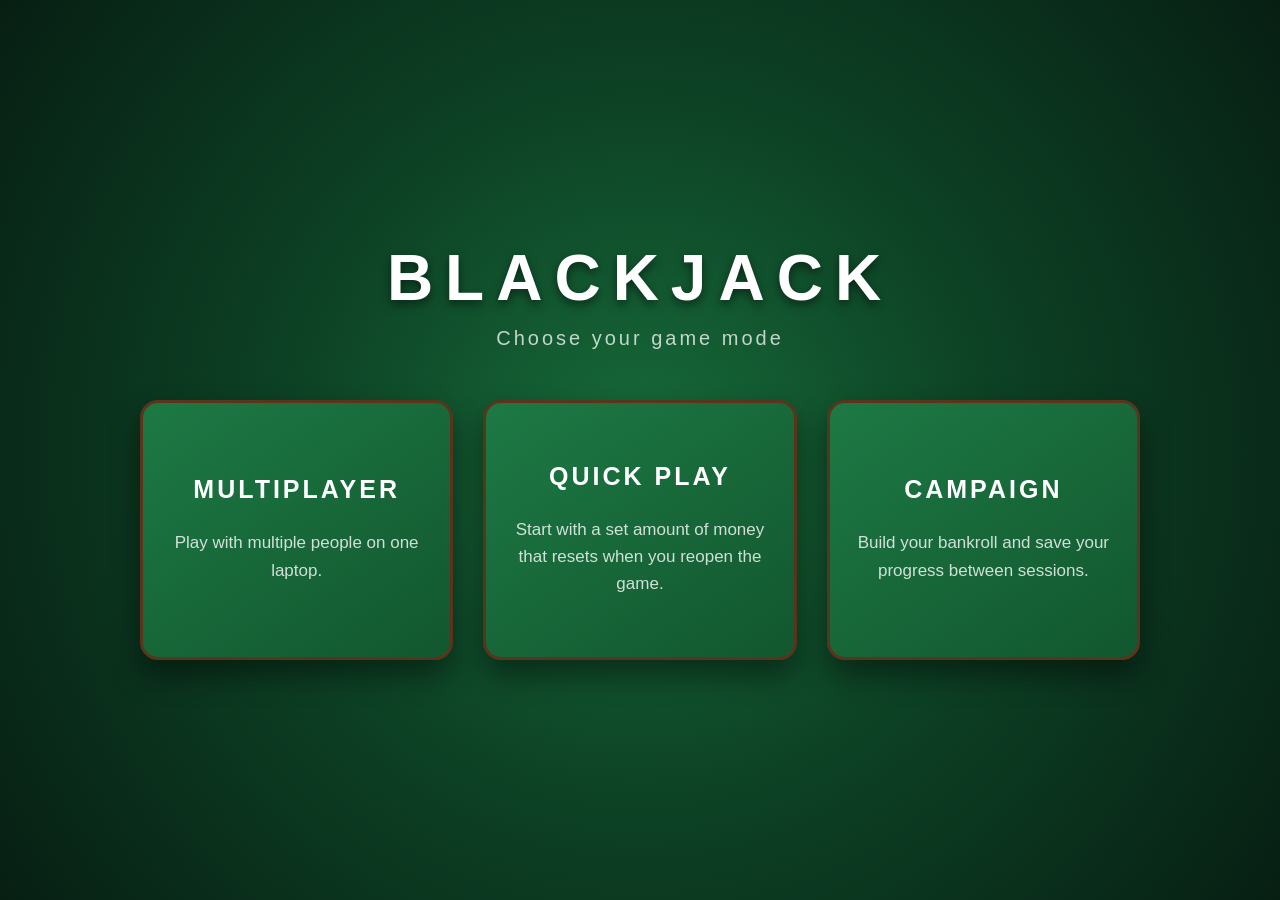
<file: index.html>
<!DOCTYPE html>
<html lang="en">

<head>
    <meta charset="UTF-8">
    <meta name="viewport" content="width=device-width, initial-scale=1.0">

    <title>Blackjack</title>

    <link rel="stylesheet" href="style.css">
</head>

<body>

    <main class="home">

        <h1>BLACKJACK</h1>

        <p class="subtitle">Choose your game mode</p>

        <div class="mode-container">

            <button class="mode-card" id="multiplayer-button">

                <h2>MULTIPLAYER</h2>

                <p>
                    Play with multiple people on one laptop.
                </p>

            </button>


            <button class="mode-card" id="quick-play-button">

                <h2>QUICK PLAY</h2>

                <p>
                    Start with a set amount of money that resets when you reopen the game.
                </p>

            </button>


            <button class="mode-card" id="campaign-button">

                <h2>CAMPAIGN</h2>

                <p>
                    Build your bankroll and save your progress between sessions.
                </p>

            </button>

        </div>

    </main>


    <script>

        // ================================
        // QUICK PLAY
        // ================================

        document
            .getElementById("quick-play-button")
            .addEventListener("click", function () {

                // Tell the game that this is Quick Play
                sessionStorage.setItem(
                    "gameMode",
                    "quickplay"
                );

                // Open the Blackjack game
                window.location.href = "game.html";

            });


        // ================================
        // MULTIPLAYER
        // ================================

        document
            .getElementById("multiplayer-button")
            .addEventListener("click", function () {

                alert("Multiplayer coming soon!");

            });


        // ================================
        // CAMPAIGN
        // ================================

        document
            .getElementById("campaign-button")
            .addEventListener("click", function () {

                window.location.href = "campaign.html";

            });

    </script>

</body>

</html>
</file>
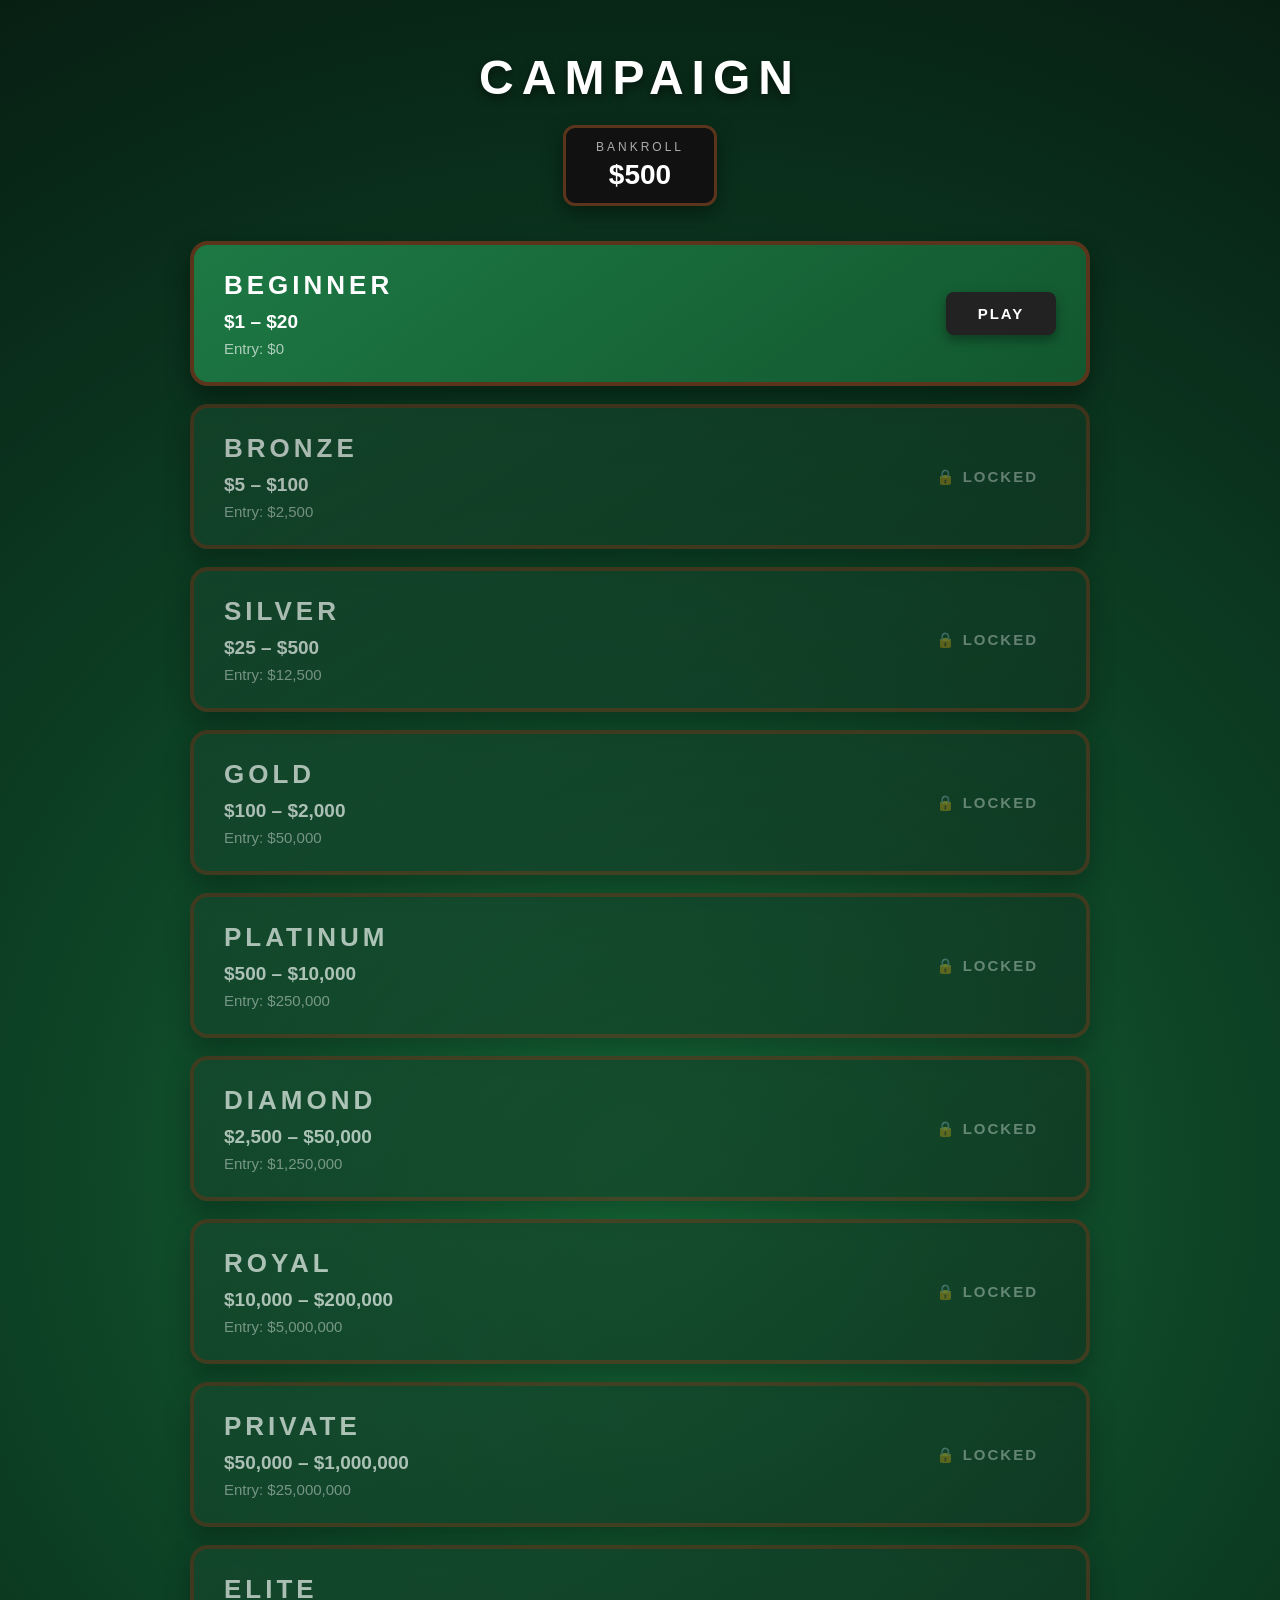
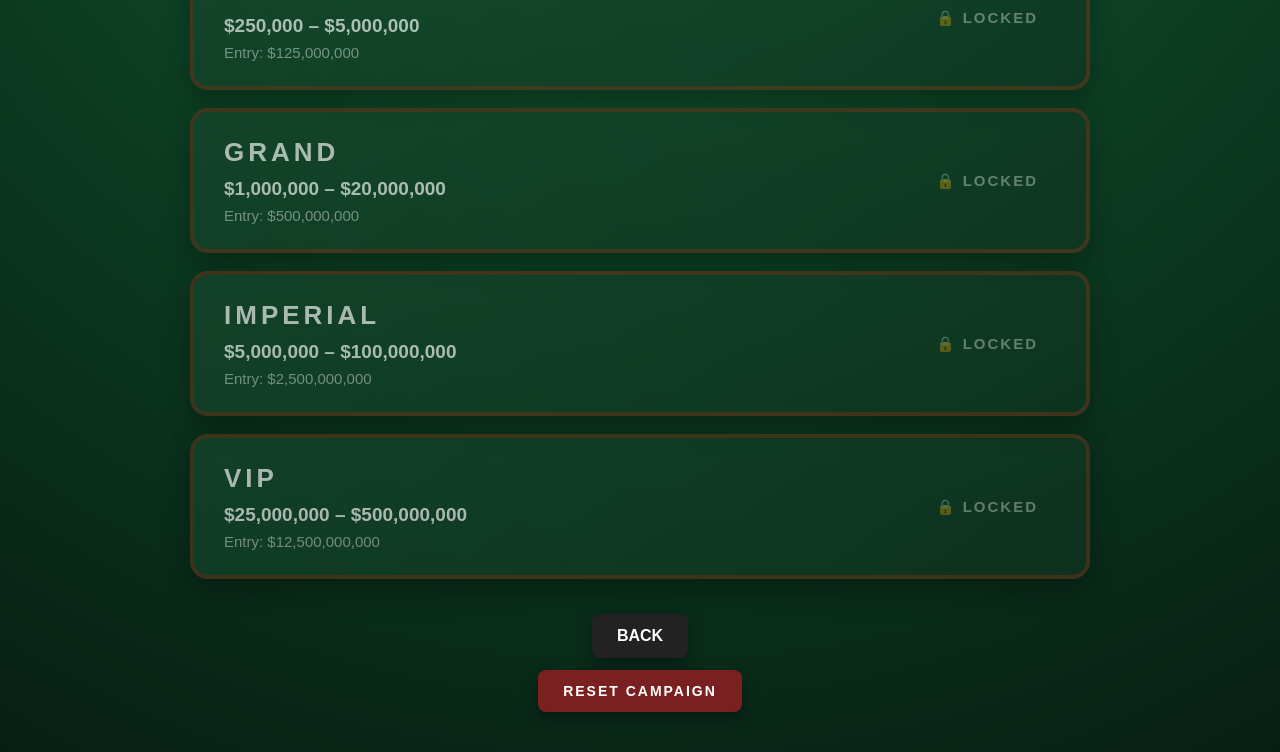
<file: campaign.html>
<!DOCTYPE html>
<html lang="en">

<head>
    <meta charset="UTF-8">
    <meta name="viewport" content="width=device-width, initial-scale=1.0">

    <title>Campaign</title>

    <link rel="stylesheet" href="campaign.css">
</head>

<body>

    <main class="campaign">

        <header class="campaign-header">

            <h1>CAMPAIGN</h1>

            <div class="bankroll">

                <span>BANKROLL</span>

                <strong>$500</strong>

            </div>

        </header>


        <section class="tables">

            <button class="table-card">

                <div class="table-info">

                    <h2>BEGINNER</h2>

                    <p class="bet-range">
                        $1 – $20
                    </p>

                    <p class="entry">
                        Entry: $0
                    </p>

                </div>

                <div class="locked-text">
                    PLAY
                </div>

            </button>


            <button class="table-card">

                <div class="table-info">

                    <h2>BRONZE</h2>

                    <p class="bet-range">
                        $5 – $100
                    </p>

                    <p class="entry">
                        Entry: $2,500
                    </p>

                </div>

                <div class="locked-text">
                    🔒 LOCKED
                </div>

            </button>


            <button class="table-card">

                <div class="table-info">

                    <h2>SILVER</h2>

                    <p class="bet-range">
                        $25 – $500
                    </p>

                    <p class="entry">
                        Entry: $12,500
                    </p>

                </div>

                <div class="locked-text">
                    🔒 LOCKED
                </div>

            </button>


            <button class="table-card">

                <div class="table-info">

                    <h2>GOLD</h2>

                    <p class="bet-range">
                        $100 – $2,000
                    </p>

                    <p class="entry">
                        Entry: $50,000
                    </p>

                </div>

                <div class="locked-text">
                    🔒 LOCKED
                </div>

            </button>


            <button class="table-card">

                <div class="table-info">

                    <h2>PLATINUM</h2>

                    <p class="bet-range">
                        $500 – $10,000
                    </p>

                    <p class="entry">
                        Entry: $250,000
                    </p>

                </div>

                <div class="locked-text">
                    🔒 LOCKED
                </div>

            </button>


            <button class="table-card">

                <div class="table-info">

                    <h2>DIAMOND</h2>

                    <p class="bet-range">
                        $2,500 – $50,000
                    </p>

                    <p class="entry">
                        Entry: $1,250,000
                    </p>

                </div>

                <div class="locked-text">
                    🔒 LOCKED
                </div>

            </button>


            <button class="table-card">

                <div class="table-info">

                    <h2>ROYAL</h2>

                    <p class="bet-range">
                        $10,000 – $200,000
                    </p>

                    <p class="entry">
                        Entry: $5,000,000
                    </p>

                </div>

                <div class="locked-text">
                    🔒 LOCKED
                </div>

            </button>


            <button class="table-card">

                <div class="table-info">

                    <h2>PRIVATE</h2>

                    <p class="bet-range">
                        $50,000 – $1,000,000
                    </p>

                    <p class="entry">
                        Entry: $25,000,000
                    </p>

                </div>

                <div class="locked-text">
                    🔒 LOCKED
                </div>

            </button>


            <button class="table-card">

                <div class="table-info">

                    <h2>ELITE</h2>

                    <p class="bet-range">
                        $250,000 – $5,000,000
                    </p>

                    <p class="entry">
                        Entry: $125,000,000
                    </p>

                </div>

                <div class="locked-text">
                    🔒 LOCKED
                </div>

            </button>


            <button class="table-card">

                <div class="table-info">

                    <h2>GRAND</h2>

                    <p class="bet-range">
                        $1,000,000 – $20,000,000
                    </p>

                    <p class="entry">
                        Entry: $500,000,000
                    </p>

                </div>

                <div class="locked-text">
                    🔒 LOCKED
                </div>

            </button>


            <button class="table-card">

                <div class="table-info">

                    <h2>IMPERIAL</h2>

                    <p class="bet-range">
                        $5,000,000 – $100,000,000
                    </p>

                    <p class="entry">
                        Entry: $2,500,000,000
                    </p>

                </div>

                <div class="locked-text">
                    🔒 LOCKED
                </div>

            </button>


            <button class="table-card">

                <div class="table-info">

                    <h2>VIP</h2>

                    <p class="bet-range">
                        $25,000,000 – $500,000,000
                    </p>

                    <p class="entry">
                        Entry: $12,500,000,000
                    </p>

                </div>

                <div class="locked-text">
                    🔒 LOCKED
                </div>

            </button>

        </section>


        <button
            class="back-button"
            onclick="window.location.href='index.html'"
        >
            BACK
        </button>


        <button
            id="reset-campaign-button"
            class="reset-button"
        >
            RESET CAMPAIGN
        </button>


    </main>


    <script src="campaign.js"></script>

</body>

</html>
</file>
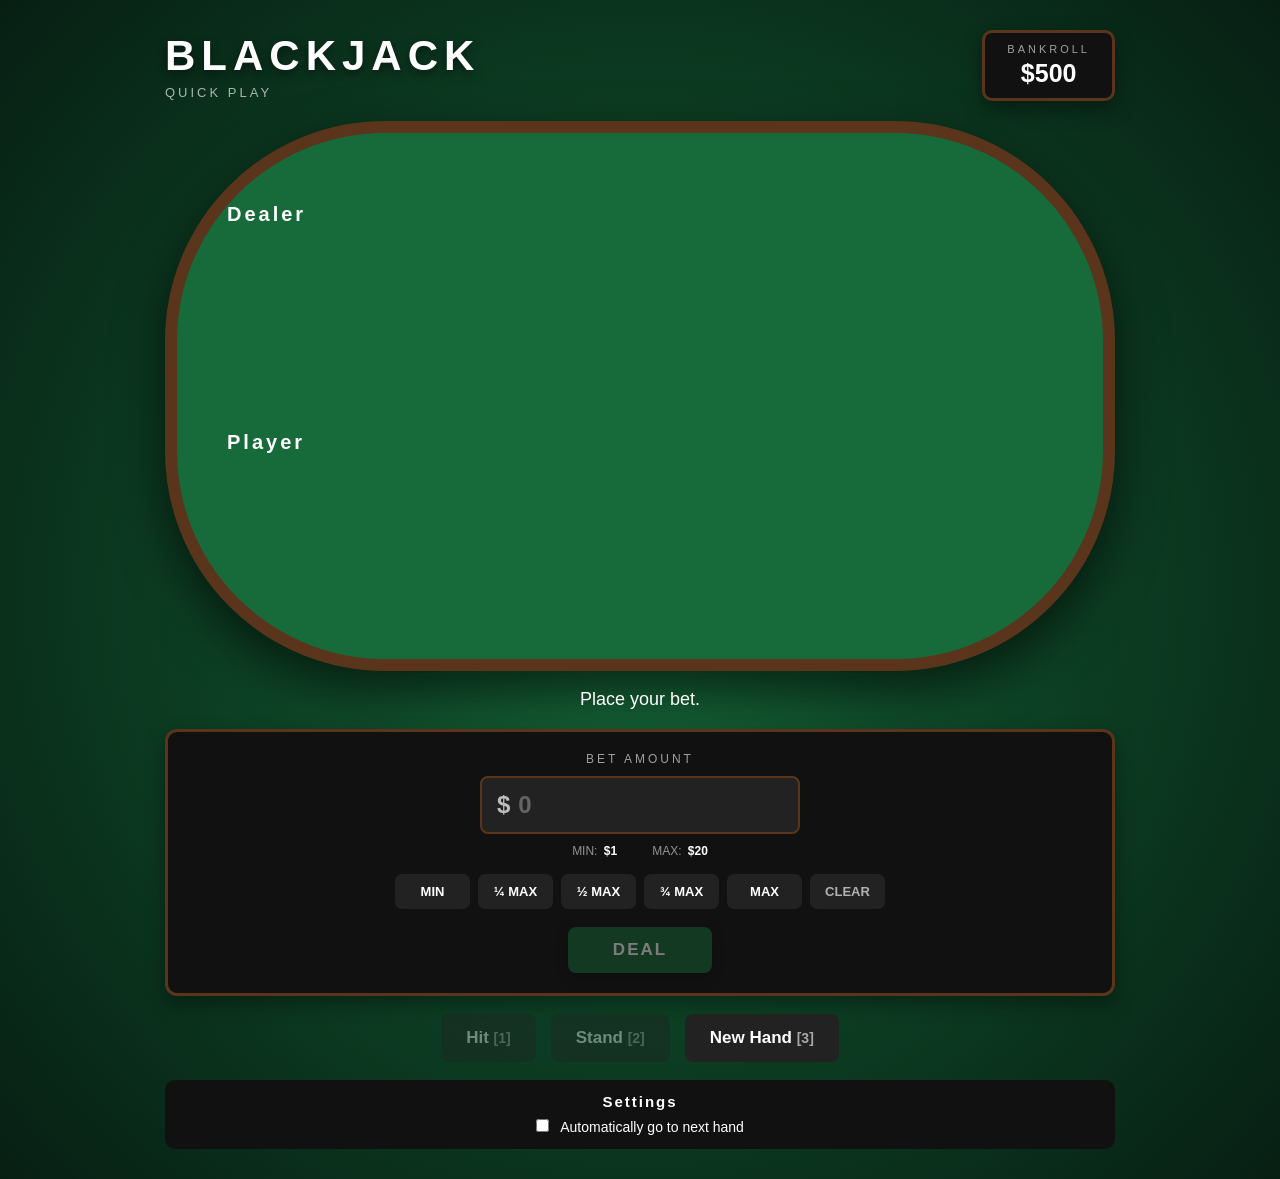
<file: game.html>
<!DOCTYPE html>
<html lang="en">

<head>
    <meta charset="UTF-8">
    <meta name="viewport" content="width=device-width, initial-scale=1.0">

    <title>Blackjack</title>

    <link rel="stylesheet" href="game.css">
</head>

<body>

    <main class="game">

        <header class="game-header">

            <div class="game-title">
                <h1>BLACKJACK</h1>
                <p id="table-name">QUICK PLAY</p>
            </div>

            <div class="bankroll-display">

                <span>BANKROLL</span>

                <strong id="bankroll">
                    $500
                </strong>

            </div>

        </header>


        <section class="table">

            <div class="dealer">

                <h2>Dealer</h2>

                <div id="dealer-cards" class="cards"></div>

            </div>


            <div class="player">

                <h2>Player</h2>

                <div id="player-cards" class="cards"></div>

            </div>

        </section>


        <!-- ================================
             GAME MESSAGE
        ================================= -->

        <p id="game-message">
            Place your bet.
        </p>


        <!-- ================================
             BETTING AREA
        ================================= -->

        <section class="betting-area">

            <div class="bet-header">
                <span>BET AMOUNT</span>
            </div>


            <div class="bet-input-row">

                <span class="currency-symbol">$</span>

                <input
                    type="text"
                    id="bet-input"
                    inputmode="numeric"
                    autocomplete="off"
                    placeholder="0"
                    aria-label="Bet amount"
                >

            </div>


            <div class="bet-limits">

                <span>
                    MIN:
                    <strong id="min-bet">$1</strong>
                </span>

                <span>
                    MAX:
                    <strong id="max-bet">$20</strong>
                </span>

            </div>


            <div class="quick-bets">

                <button
                    class="quick-bet-button"
                    data-bet-type="min"
                >
                    MIN
                </button>

                <button
                    class="quick-bet-button"
                    data-bet-type="quarter"
                >
                    ¼ MAX
                </button>

                <button
                    class="quick-bet-button"
                    data-bet-type="half"
                >
                    ½ MAX
                </button>

                <button
                    class="quick-bet-button"
                    data-bet-type="three-quarter"
                >
                    ¾ MAX
                </button>

                <button
                    class="quick-bet-button"
                    data-bet-type="max"
                >
                    MAX
                </button>

                <button
                    id="clear-bet-button"
                    class="quick-bet-button clear-button"
                >
                    CLEAR
                </button>

            </div>


            <button
                id="deal-button"
                class="deal-button"
            >
                DEAL
            </button>

        </section>


        <!-- ================================
             GAME CONTROLS
        ================================= -->

        <section class="controls">

            <button id="hit-button">
                Hit <span>[1]</span>
            </button>

            <button id="stand-button">
                Stand <span>[2]</span>
            </button>

            <button id="new-hand-button">
                New Hand <span>[3]</span>
            </button>

        </section>


        <!-- ================================
             SETTINGS
        ================================= -->

        <section class="settings">

            <h3>Settings</h3>

            <label>

                <input
                    type="checkbox"
                    id="auto-next-hand"
                >

                Automatically go to next hand

            </label>

        </section>


    </main>


    <script src="script.js"></script>

</body>

</html>
</file>
<file: style.css>
* {
    box-sizing: border-box;
    margin: 0;
    padding: 0;
}

body {
    min-height: 100vh;

    display: flex;
    justify-content: center;
    align-items: center;

    background:
        radial-gradient(
            circle at center,
            #176b3a 0%,
            #0d4225 45%,
            #071f13 100%
        );

    color: white;

    font-family: Arial, sans-serif;
}

.home {
    width: 1000px;
    max-width: 90%;

    text-align: center;
}

h1 {
    font-size: 64px;
    letter-spacing: 12px;

    margin-bottom: 12px;

    text-shadow:
        0 4px 10px rgba(0, 0, 0, 0.5);
}

.subtitle {
    font-size: 20px;
    letter-spacing: 3px;

    color: rgba(255, 255, 255, 0.75);

    margin-bottom: 50px;
}

.mode-container {
    display: grid;

    grid-template-columns:
        repeat(3, 1fr);

    gap: 30px;
}

.mode-card {
    min-height: 260px;

    padding: 35px 25px;

    border: 3px solid #5a351c;
    border-radius: 18px;

    background:
        linear-gradient(
            145deg,
            #1d7944,
            #12572f
        );

    color: white;

    cursor: pointer;

    box-shadow:
        0 15px 30px rgba(0, 0, 0, 0.45);

    transition:
        transform 0.2s,
        box-shadow 0.2s,
        background 0.2s;
}

.mode-card:hover {
    transform: translateY(-8px);

    background:
        linear-gradient(
            145deg,
            #23894e,
            #176b3a
        );

    box-shadow:
        0 22px 40px rgba(0, 0, 0, 0.55);
}

.mode-card:active {
    transform: translateY(-3px);
}

.mode-card h2 {
    font-size: 25px;

    letter-spacing: 3px;

    margin-bottom: 25px;
}

.mode-card p {
    font-size: 17px;

    line-height: 1.6;

    color: rgba(255, 255, 255, 0.8);
}


/* ================================
   MOBILE
   ================================ */

@media (max-width: 800px) {

    h1 {
        font-size: 45px;
        letter-spacing: 7px;
    }

    .mode-container {
        grid-template-columns: 1fr;
    }

    .mode-card {
        min-height: 180px;
    }

}
</file>
<file: campaign.css>
* {
    box-sizing: border-box;
    margin: 0;
    padding: 0;
}

body {
    min-height: 100vh;

    background:
        radial-gradient(
            circle at center,
            #176b3a 0%,
            #0d4225 45%,
            #071f13 100%
        );

    color: white;

    font-family: Arial, sans-serif;
}

.campaign {
    width: 900px;
    max-width: 92%;

    margin: 0 auto;

    padding: 50px 0 40px;
}

.campaign-header {
    text-align: center;

    margin-bottom: 35px;
}

.campaign-header h1 {
    font-size: 48px;

    letter-spacing: 8px;

    margin-bottom: 20px;

    text-shadow:
        0 4px 10px rgba(0, 0, 0, 0.5);
}

.bankroll {
    display: inline-flex;

    flex-direction: column;

    gap: 5px;

    padding: 12px 30px;

    background: #111;

    border: 3px solid #5a351c;

    border-radius: 12px;

    box-shadow:
        0 8px 20px rgba(0, 0, 0, 0.4);
}

.bankroll span {
    font-size: 12px;

    letter-spacing: 3px;

    color: rgba(255, 255, 255, 0.65);
}

.bankroll strong {
    font-size: 28px;
}


/* TABLES */

.tables {
    display: flex;

    flex-direction: column;

    gap: 18px;
}

.table-card {
    width: 100%;

    min-height: 145px;

    padding: 25px 30px;

    display: flex;

    align-items: center;

    justify-content: space-between;

    text-align: left;

    border: 4px solid #5a351c;

    border-radius: 18px;

    background:
        linear-gradient(
            145deg,
            #1d7944,
            #12572f
        );

    color: white;

    box-shadow:
        0 12px 25px rgba(0, 0, 0, 0.4);

    transition:
        transform 0.2s,
        box-shadow 0.2s,
        background 0.2s;

    cursor: pointer;
}

.table-card.unlocked:hover {
    transform: translateY(-4px);

    background:
        linear-gradient(
            145deg,
            #23894e,
            #176b3a
        );

    box-shadow:
        0 18px 32px rgba(0, 0, 0, 0.5);
}

.table-card.unlocked:active {
    transform: translateY(-1px);
}

.table-card.locked {
    background:
        linear-gradient(
            145deg,
            #16482e,
            #103521
        );

    opacity: 0.65;

    cursor: not-allowed;
}

.table-card.locked:hover {
    transform: none;
}


/* TABLE INFO */

.table-info h2 {
    font-size: 26px;

    letter-spacing: 4px;

    margin-bottom: 10px;
}

.bet-range {
    font-size: 19px;

    font-weight: bold;

    margin-bottom: 7px;
}

.entry {
    font-size: 15px;

    color: rgba(255, 255, 255, 0.65);
}


/* PLAY / LOCKED */

.play-button,
.locked-text {
    min-width: 110px;

    padding: 13px 18px;

    border-radius: 8px;

    text-align: center;

    font-size: 15px;

    font-weight: bold;

    letter-spacing: 2px;
}

.play-button {
    background: #222;

    box-shadow:
        0 5px 12px rgba(0, 0, 0, 0.35);
}

.locked-text {
    color: rgba(255, 255, 255, 0.55);
}


/* BACK BUTTON */

.back-button {
    display: block;

    margin: 35px auto 0;

    padding: 13px 25px;

    border: none;

    border-radius: 8px;

    background: #222;

    color: white;

    font-size: 16px;

    font-weight: bold;

    cursor: pointer;

    box-shadow:
        0 6px 15px rgba(0, 0, 0, 0.35);

    transition:
        background 0.2s,
        transform 0.2s;
}

.back-button:hover {
    background: #444;

    transform: translateY(-2px);
}


/* RESET BUTTON */

.reset-button {
    display: block;

    margin: 12px auto 0;

    padding: 13px 25px;

    border: none;

    border-radius: 8px;

    background: #7a2020;

    color: white;

    font-size: 14px;

    font-weight: bold;

    letter-spacing: 2px;

    cursor: pointer;

    box-shadow:
        0 6px 15px rgba(0, 0, 0, 0.35);

    transition:
        background 0.2s,
        transform 0.2s;
}

.reset-button:hover {
    background: #a12b2b;

    transform: translateY(-2px);
}

.reset-button:active {
    transform: translateY(0);
}


/* MOBILE */

@media (max-width: 650px) {

    .campaign {
        padding-top: 30px;
    }

    .campaign-header h1 {
        font-size: 36px;

        letter-spacing: 6px;
    }

    .table-card {
        min-height: 125px;

        padding: 20px;

        flex-direction: column;

        align-items: stretch;

        gap: 18px;
    }

    .play-button,
    .locked-text {
        width: 100%;
    }

}
</file>
<file: game.css>
* {
    box-sizing: border-box;
    margin: 0;
    padding: 0;
}


body {
    min-height: 100vh;

    display: flex;
    justify-content: center;
    align-items: center;

    background:
        radial-gradient(
            circle at center,
            #176b3a 0%,
            #0d4225 45%,
            #071f13 100%
        );

    color: white;

    font-family: Arial, sans-serif;
}


.game {
    width: 950px;
    max-width: 95%;

    padding: 30px 0;
}


/* ================================
   HEADER
================================ */

.game-header {
    display: flex;

    justify-content: space-between;
    align-items: center;

    margin-bottom: 20px;
}


.game-title {
    text-align: left;
}


.game-title h1 {
    font-size: 42px;

    letter-spacing: 6px;

    text-shadow:
        0 4px 10px rgba(0, 0, 0, 0.5);
}


.game-title p {
    margin-top: 5px;

    font-size: 13px;

    letter-spacing: 3px;

    color: rgba(255, 255, 255, 0.65);
}


.bankroll-display {
    display: flex;

    flex-direction: column;

    align-items: center;

    gap: 4px;

    padding: 10px 22px;

    background: #111;

    border: 3px solid #5a351c;

    border-radius: 10px;

    box-shadow:
        0 8px 20px rgba(0, 0, 0, 0.4);
}


.bankroll-display span {
    font-size: 11px;

    letter-spacing: 3px;

    color: rgba(255, 255, 255, 0.6);
}


.bankroll-display strong {
    font-size: 25px;
}


/* ================================
   TABLE
================================ */

.table {
    background: #176b3a;

    border: 12px solid #5a351c;

    border-radius: 220px;

    min-height: 550px;

    padding: 70px 50px;

    display: flex;

    flex-direction: column;

    justify-content: space-between;

    box-shadow:
        0 20px 50px rgba(0, 0, 0, 0.6);
}


h2 {
    font-size: 20px;

    letter-spacing: 3px;

    margin-bottom: 15px;
}


.cards {
    min-height: 120px;

    display: flex;

    justify-content: center;

    align-items: center;

    gap: 10px;
}


/* ================================
   CARDS
================================ */

.card {
    width: 75px;

    height: 105px;

    perspective: 900px;

    font-size: 26px;

    font-weight: bold;
}


.card-inner {
    width: 100%;
    height: 100%;

    position: relative;

    transform-style: preserve-3d;
}


.card-inner.flipping {
    transition:
        transform 0.8s ease;
}


.card-inner.revealed {
    transform:
        rotateY(180deg);
}


.card-face {
    position: absolute;

    width: 100%;
    height: 100%;

    border-radius: 8px;

    display: flex;

    justify-content: center;
    align-items: center;

    backface-visibility: hidden;

    -webkit-backface-visibility: hidden;

    box-shadow:
        0 4px 8px rgba(0, 0, 0, 0.35);
}


.card-front {
    background: white;

    color: black;

    border: 1px solid #ccc;

    transform:
        rotateY(0deg);
}


.card-back {
    background:
        repeating-linear-gradient(
            0deg,
            transparent 0px,
            transparent 4px,
            rgba(255, 255, 255, 0.08) 4px,
            rgba(255, 255, 255, 0.08) 6px
        ),
        repeating-linear-gradient(
            90deg,
            transparent 0px,
            transparent 4px,
            rgba(255, 255, 255, 0.08) 4px,
            rgba(255, 255, 255, 0.08) 6px
        ),
        #172d63;

    border: 3px solid white;

    transform:
        rotateY(180deg);
}


.card-back::after {
    content: "";

    position: absolute;

    top: 5px;
    left: 5px;
    right: 5px;
    bottom: 5px;

    border: 2px solid rgba(255, 255, 255, 0.65);

    border-radius: 4px;
}


/* ================================
   GAME MESSAGE
================================ */

#game-message {
    margin-top: 18px;

    min-height: 22px;

    font-size: 18px;

    text-align: center;
}


/* ================================
   BETTING AREA
================================ */

.betting-area {
    margin-top: 18px;

    padding: 20px;

    background: #111;

    border: 3px solid #5a351c;

    border-radius: 12px;

    text-align: center;

    box-shadow:
        0 8px 20px rgba(0, 0, 0, 0.35);
}


.bet-header {
    margin-bottom: 10px;

    font-size: 12px;

    letter-spacing: 3px;

    color: rgba(255, 255, 255, 0.6);
}


/* ================================
   BET INPUT
================================ */

.bet-input-row {
    width: 320px;

    max-width: 100%;

    margin: 0 auto;

    display: flex;

    align-items: center;

    background: #222;

    border: 2px solid #5a351c;

    border-radius: 8px;

    overflow: hidden;
}


.currency-symbol {
    padding-left: 15px;

    font-size: 24px;

    font-weight: bold;

    color: rgba(255, 255, 255, 0.7);
}


#bet-input {
    width: 100%;

    padding: 13px 15px 13px 8px;

    border: none;

    outline: none;

    background: transparent;

    color: white;

    font-size: 24px;

    font-weight: bold;

    text-align: left;
}


#bet-input::placeholder {
    color: rgba(255, 255, 255, 0.3);
}


#bet-input:focus {
    background: #292929;
}


/* ================================
   BET LIMITS
================================ */

.bet-limits {
    margin-top: 10px;

    display: flex;

    justify-content: center;

    gap: 35px;

    font-size: 12px;

    color: rgba(255, 255, 255, 0.55);
}


.bet-limits strong {
    color: white;

    margin-left: 3px;
}


/* ================================
   QUICK BET BUTTONS
================================ */

.quick-bets {
    margin-top: 16px;

    display: flex;

    justify-content: center;

    gap: 8px;

    flex-wrap: wrap;
}


.quick-bet-button {
    min-width: 75px;

    padding: 10px 12px;

    border: none;

    border-radius: 7px;

    background: #222;

    color: white;

    font-size: 13px;

    font-weight: bold;

    cursor: pointer;

    transition:
        background 0.2s,
        transform 0.2s;
}


.quick-bet-button:hover {
    background: #444;

    transform:
        translateY(-2px);
}


.quick-bet-button:active {
    transform:
        translateY(0);
}


.clear-button {
    color: rgba(255, 255, 255, 0.65);
}


/* ================================
   DEAL BUTTON
================================ */

.deal-button {
    margin-top: 18px;

    padding: 13px 45px;

    border: none;

    border-radius: 8px;

    background: #176b3a;

    color: white;

    font-size: 17px;

    font-weight: bold;

    letter-spacing: 2px;

    cursor: pointer;

    box-shadow:
        0 5px 12px rgba(0, 0, 0, 0.35);

    transition:
        background 0.2s,
        transform 0.2s;
}


.deal-button:hover {
    background: #23894e;

    transform:
        translateY(-2px);
}


.deal-button:active {
    transform:
        translateY(0);
}


.deal-button:disabled {
    opacity: 0.45;

    cursor: not-allowed;

    transform: none;
}


/* ================================
   GAME CONTROLS
================================ */

.controls {
    margin-top: 18px;

    display: flex;

    justify-content: center;

    gap: 15px;

    flex-wrap: wrap;
}


.controls button {
    padding: 14px 25px;

    border: none;

    border-radius: 8px;

    background: #222;

    color: white;

    font-size: 17px;

    font-weight: bold;

    cursor: pointer;

    transition:
        background 0.2s,
        transform 0.2s;
}


.controls button:hover {
    background: #444;

    transform:
        translateY(-2px);
}


.controls button:active {
    transform:
        translateY(0);
}


.controls button:disabled {
    opacity: 0.4;

    cursor: not-allowed;

    transform: none;
}


.controls button span {
    opacity: 0.6;

    font-size: 14px;
}


/* ================================
   SETTINGS
================================ */

.settings {
    margin-top: 18px;

    padding: 13px;

    background: #111;

    border-radius: 10px;

    text-align: center;
}


.settings h3 {
    margin-bottom: 8px;

    font-size: 15px;

    letter-spacing: 2px;
}


.settings label {
    font-size: 14px;

    cursor: pointer;
}


.settings input {
    margin-right: 8px;

    cursor: pointer;
}


/* ================================
   MOBILE
================================ */

@media (max-width: 700px) {

    .game {
        max-width: 94%;
    }


    .game-header {
        flex-direction: column;

        gap: 15px;

        text-align: center;
    }


    .game-title {
        text-align: center;
    }


    .game-title h1 {
        font-size: 34px;

        letter-spacing: 5px;
    }


    .table {
        min-height: 500px;

        padding: 55px 25px;

        border-radius: 150px;
    }


    .card {
        width: 60px;

        height: 85px;

        font-size: 21px;
    }


    .bet-limits {
        gap: 20px;
    }


    .quick-bet-button {
        min-width: 70px;
    }

}
</file>
